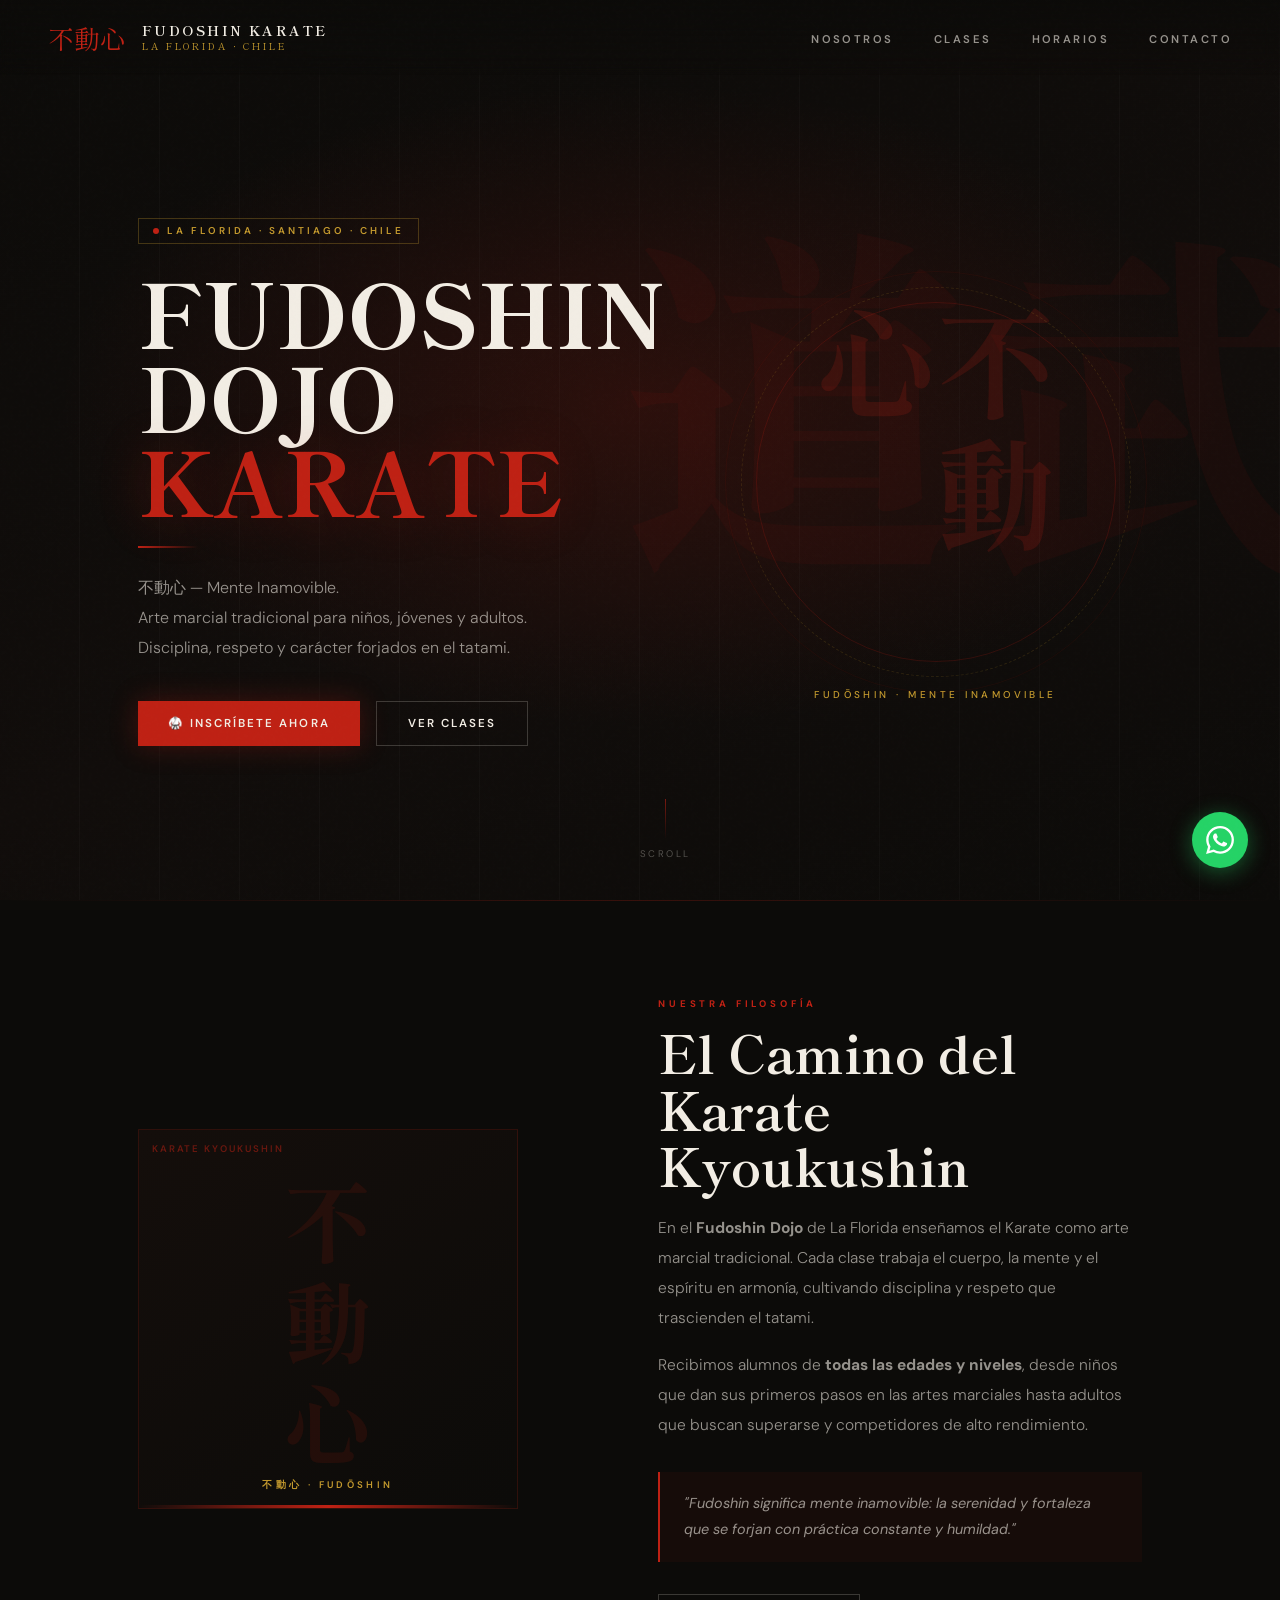
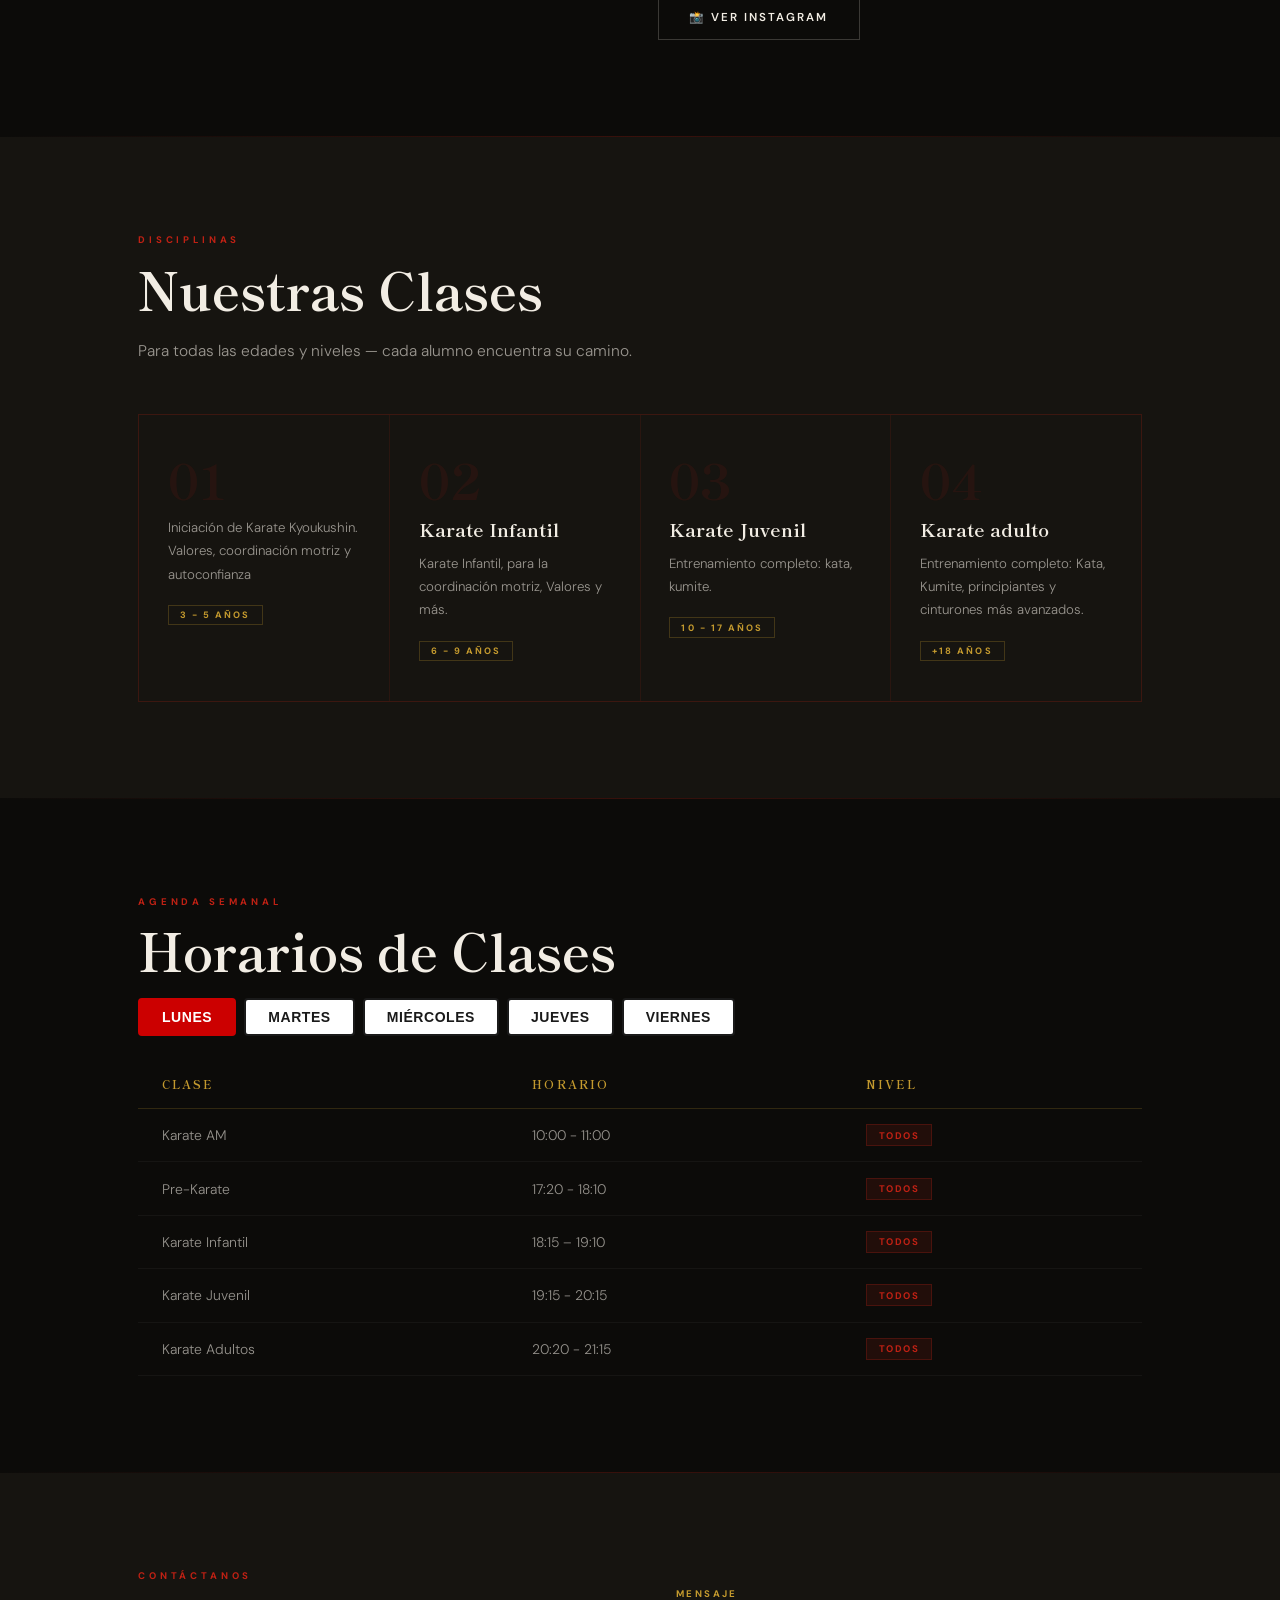
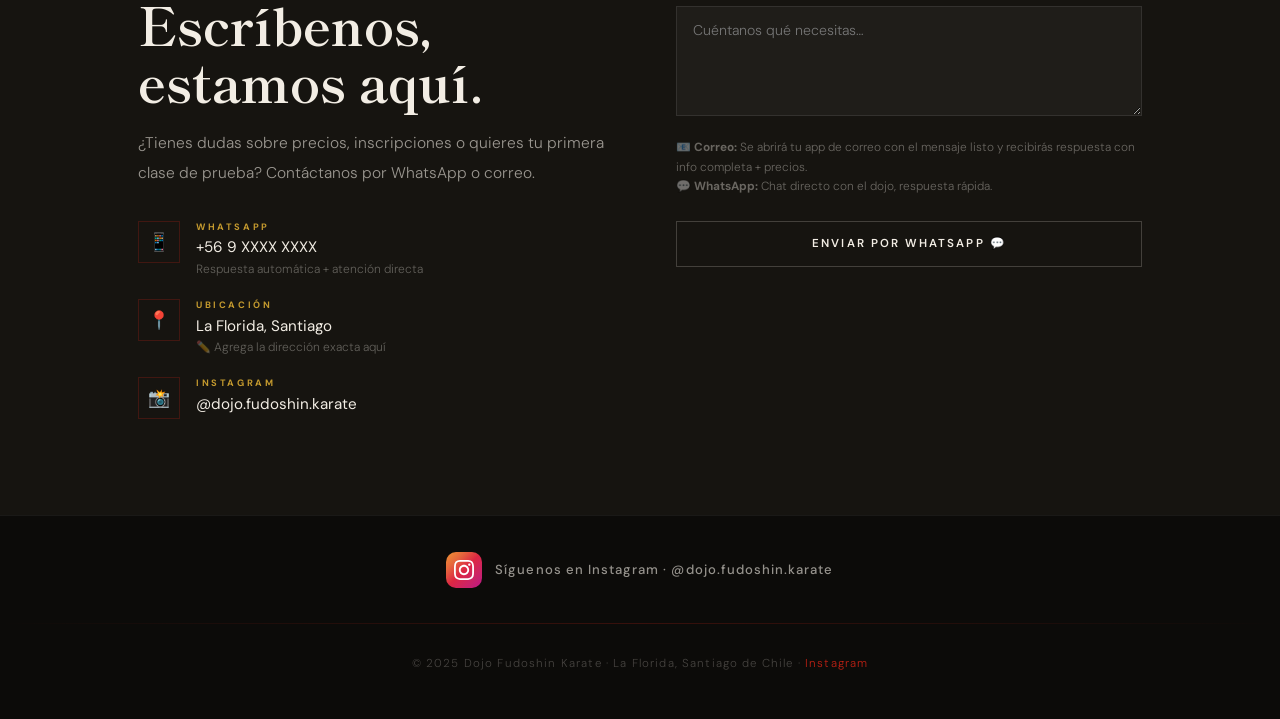
<file: index.html>
<!DOCTYPE html>
<html lang="es">

<head>
    <meta charset="UTF-8">
    <meta name="viewport" content="width=device-width, initial-scale=1.0">
    <title>Dojo Fudoshin Karate · La Florida, Chile</title>
    <link
        href="https://fonts.googleapis.com/css2?family=Shippori+Mincho:wght@400;700;800&family=DM+Sans:wght@300;400;500;600&display=swap"
        rel="stylesheet">
    <link rel="stylesheet" href="static/css/style.css">
    <style>
       
    </style>
</head>

<body>

    <!-- ✏️ REEMPLAZA 56912345678 con tu número real (código país + número, sin espacios ni +) -->
    <a class="wa-btn"
        href="https://wa.me/56935743544?text=Hola%21%20Vi%20la%20p%C3%A1gina%20del%20Dojo%20Fudoshin%20Karate%20y%20me%20interesa%20saber%20m%C3%A1s%20%F0%9F%A5%8B"
        target="_blank" rel="noopener" title="Escribir por WhatsApp">
        <svg viewBox="0 0 24 24">
            <path
                d="M17.472 14.382c-.297-.149-1.758-.867-2.03-.967-.273-.099-.471-.148-.67.15-.197.297-.767.966-.94 1.164-.173.199-.347.223-.644.075-.297-.15-1.255-.463-2.39-1.475-.883-.788-1.48-1.761-1.653-2.059-.173-.297-.018-.458.13-.606.134-.133.298-.347.446-.52.149-.174.198-.298.298-.497.099-.198.05-.371-.025-.52-.075-.149-.669-1.612-.916-2.207-.242-.579-.487-.5-.669-.51-.173-.008-.371-.01-.57-.01-.198 0-.52.074-.792.372-.272.297-1.04 1.016-1.04 2.479 0 1.462 1.065 2.875 1.213 3.074.149.198 2.096 3.2 5.077 4.487.709.306 1.262.489 1.694.625.712.227 1.36.195 1.871.118.571-.085 1.758-.719 2.006-1.413.248-.694.248-1.289.173-1.413-.074-.124-.272-.198-.57-.347m-5.421 7.403h-.004a9.87 9.87 0 01-5.031-1.378l-.361-.214-3.741.982.998-3.648-.235-.374a9.86 9.86 0 01-1.51-5.26c.001-5.45 4.436-9.884 9.888-9.884 2.64 0 5.122 1.03 6.988 2.898a9.825 9.825 0 012.893 6.994c-.003 5.45-4.437 9.884-9.885 9.884m8.413-18.297A11.815 11.815 0 0012.05 0C5.495 0 .16 5.335.157 11.892c0 2.096.547 4.142 1.588 5.945L.057 24l6.305-1.654a11.882 11.882 0 005.683 1.448h.005c6.554 0 11.89-5.335 11.893-11.893a11.821 11.821 0 00-3.48-8.413z" />
        </svg>
    </a>

    <div id="toast"></div>

    <!-- NAV -->
    <nav>
        <a class="nav-brand" href="#">
            <span class="nav-kanji">不動心</span>
            <div class="nav-name">
                Fudoshin Karate
                <small>La Florida · Chile</small>
            </div>
        </a>
        <ul class="nav-links">
            <li><a href="#nosotros">Nosotros</a></li>
            <li><a href="#clases">Clases</a></li>
            <li><a href="#horarios">Horarios</a></li>
            <li><a
                    href="https://wa.me/56935743544?text=Hola%21%20Vi%20la%20p%C3%A1gina%20del%20Dojo%20Fudoshin%20Karate%20y%20me%20interesa%20saber%20m%C3%A1s%20%F0%9F%A5%8B">Contacto</a>
            </li>
        </ul>
    </nav>

    <!-- HERO -->
    <section class="hero">
        <div class="hero-bg"></div>
        <div class="hero-brushstroke">武道</div>
        <div class="hero-content">
            <div class="hero-left">
                <div class="hero-badge">La Florida · Santiago · Chile</div>
                <h1>
                    FUDOSHIN<br>DOJO
                    <em>KARATE</em>
                </h1>
                <div class="hero-rule"></div>
                <p class="hero-sub">
                    不動心 — Mente Inamovible.<br>
                    Arte marcial tradicional para niños, jóvenes y adultos.
                    Disciplina, respeto y carácter forjados en el tatami.
                </p>
                <div class="hero-actions">
                    <a class="btn btn-red"
                        href="https://wa.me/56912345678?text=Hola%21%20Quiero%20inscribirme%20en%20el%20Dojo%20Fudoshin%20Karate%20%F0%9F%A5%8B"
                        target="_blank">🥋 Inscríbete Ahora</a>
                    <a class="btn btn-ghost" href="#clases">Ver Clases</a>
                </div>
            </div>
            <div class="hero-visual">
                <div class="hero-circle">
                    <div class="hero-kanji-main">不動心</div>
                    <span class="hero-kanji-label">Fudōshin · Mente Inamovible</span>
                </div>
            </div>
        </div>
        <div class="scroll-hint">
            <span></span>
            Scroll
        </div>
    </section>

    <div class="divider"></div>

    <!-- NOSOTROS -->
    <div id="nosotros">
        <div class="s-wrap">
            <div class="nosotros-grid">
                <div class="nosotros-art reveal">
                    <div class="art-corner">Karate Kyoukushin</div>
                    <span class="art-tag">不動心 · Fudōshin</span>
                </div>
                <div class="nosotros-text reveal">
                    <span class="s-label">Nuestra Filosofía</span>
                    <h2 class="s-title">El Camino del<br>Karate Kyoukushin</h2>
                    <p class="s-body">
                        En el <strong>Fudoshin Dojo</strong> de La Florida enseñamos el Karate como arte marcial
                        tradicional.
                        Cada clase trabaja el cuerpo, la mente y el espíritu en armonía, cultivando disciplina
                        y respeto que trascienden el tatami.
                    </p>
                    <p class="s-body" style="margin-top:1rem;">
                        Recibimos alumnos de <strong>todas las edades y niveles</strong>, desde niños que dan
                        sus primeros pasos en las artes marciales hasta adultos que buscan superarse y competidores de
                        alto rendimiento.
                    </p>
                    <div class="highlight-text">
                        "Fudoshin significa mente inamovible: la serenidad y fortaleza que se forjan con práctica
                        constante y humildad."
                    </div>
                    <div style="margin-top:2rem;">
                        <a class="btn btn-ghost" href="https://www.instagram.com/dojo.fudoshin.karate"
                            target="_blank">📸 Ver Instagram</a>
                    </div>
                </div>
            </div>
        </div>
    </div>

    <div class="divider"></div>

    <!-- CLASES -->
    <div class="clases-section" id="clases">
        <div class="s-wrap">
            <span class="s-label reveal">Disciplinas</span>
            <h2 class="s-title reveal">Nuestras Clases</h2>
            <p class="s-body reveal">Para todas las edades y niveles — cada alumno encuentra su camino.</p>
            <div class="clases-grid reveal">
                <div class="clase-card">
                    <div class="clase-num">01</div>
                    <div class="clase-title"><Pre-Karate></Pre-Karate></div>
                    <div class="clase-desc">Iniciación de Karate Kyoukushin. Valores, coordinación motriz y
                        autoconfianza</div>
                    <span class="clase-tag">3 - 5 años</span>
                </div>
                <div class="clase-card">
                    <div class="clase-num">02</div>
                    <div class="clase-title">Karate Infantil</div>
                    <div class="clase-desc">Karate Infantil, para la coordinación motriz, Valores y más.</div>
                    <span class="clase-tag">6 - 9 años</span>
                </div>
                <div class="clase-card">
                    <div class="clase-num">03</div>
                    <div class="clase-title">Karate Juvenil</div>
                    <div class="clase-desc">Entrenamiento completo: kata, kumite.</div>
                    <span class="clase-tag">10 - 17 años</span>
                </div>
                <div class="clase-card">
                    <div class="clase-num">04</div>
                    <div class="clase-title">Karate adulto</div>
                    <div class="clase-desc">Entrenamiento completo: Kata, Kumite, principiantes y cinturones más
                        avanzados.</div>
                    <span class="clase-tag">+18 años</span>
                </div>
            </div>
        </div>
    </div>

    <div class="divider"></div>
    <!-- HORARIOS -->
    <div id="horarios">
        <div class="s-wrap">
            <span class="s-label reveal">Agenda Semanal</span>
            <h2 class="s-title reveal">Horarios de Clases</h2>

            <!-- Botones de días -->
            <div class="day-tabs reveal">
                <button onclick="setDay('Lunes')" id="btn-Lunes" class="day-btn active">Lunes</button>
                <button onclick="setDay('Martes')" id="btn-Martes" class="day-btn">Martes</button>
                <button onclick="setDay('Miércoles')" id="btn-Miércoles" class="day-btn">Miércoles</button>
                <button onclick="setDay('Jueves')" id="btn-Jueves" class="day-btn">Jueves</button>
                <button onclick="setDay('Viernes')" id="btn-Viernes" class="day-btn">Viernes</button>
            </div>

            <!-- Tabla de horarios -->
            <div id="schedule-container" class="reveal">
                <table class="sched-table">
                    <thead>
                        <tr>
                            <th>Clase</th>
                            <th>Horario</th>
                            <th>Nivel</th>
                        </tr>
                    </thead>
                    <tbody id="schedule-body"></tbody>
                </table>
            </div>

            <!-- Mensaje sin clases -->
            <div id="empty-msg" style="display:none;">
                No hay clases programadas para este día.
            </div>

        </div>
    </div>

    <div class="divider"></div>

    <!-- CONTACTO -->
    <div class="contact-section" id="contacto">
        <div class="s-wrap">
            <div class="contact-grid">
                <!-- Info -->
                <div class="reveal">
                    <span class="s-label">Contáctanos</span>
                    <h2 class="s-title">Escríbenos,<br>estamos aquí.</h2>
                    <p class="s-body">¿Tienes dudas sobre precios, inscripciones o quieres tu primera clase de prueba?
                        Contáctanos por WhatsApp o correo.</p>
                    <div class="info-list">
                        <div class="info-item">
                            <div class="info-icon">📱</div>
                            <div>
                                <div class="info-lbl">WhatsApp</div>
                                <!-- ✏️ REEMPLAZA el número -->
                                <div class="info-val"><a
                                        href="https://wa.me/56912345678?text=Hola%21%20Me%20interesa%20el%20Dojo%20Fudoshin%20%F0%9F%A5%8B"
                                        target="_blank">+56 9 XXXX XXXX</a></div>
                                <div class="info-sub">Respuesta automática + atención directa</div>
                            </div>
                        </div>
                        <div class="info-item">
                            <div class="info-icon">📍</div>
                            <div>
                                <div class="info-lbl">Ubicación</div>
                                <!-- ✏️ REEMPLAZA con tu dirección -->
                                <div class="info-val">La Florida, Santiago</div>
                                <div class="info-sub">✏️ Agrega la dirección exacta aquí</div>
                            </div>
                        </div>
                        <div class="info-item">
                            <div class="info-icon">📸</div>
                            <div>
                                <div class="info-lbl">Instagram</div>
                                <div class="info-val"><a href="https://www.instagram.com/dojo.fudoshin.karate"
                                        target="_blank">@dojo.fudoshin.karate</a></div>
                            </div>
                        </div>
                    </div>
                </div>

                <!-- Formulario -->
                <div class="reveal">
                    <div class="form-wrap">
                        <div class="f-row">
                        </div>
                        <div class="f-group">
                            <label>Mensaje</label>
                            <textarea id="fMsg" placeholder="Cuéntanos qué necesitas…"></textarea>
                        </div>
                        <p class="f-note">
                            📧 <strong>Correo:</strong> Se abrirá tu app de correo con el mensaje listo y recibirás
                            respuesta con info completa + precios.<br>
                            💬 <strong>WhatsApp:</strong> Chat directo con el dojo, respuesta rápida.
                        </p>
                        <div class="form-btns">
                            <button class="btn btn-ghost" onclick="submitWA()"
                                style="justify-content:center;width:100%;">Enviar por WhatsApp 💬</button>
                        </div>
                    </div>
                </div>
            </div>
        </div>
    </div>

    <!-- INSTAGRAM STRIP -->
    <div class="ig-strip">
        <a class="ig-link" href="https://www.instagram.com/dojo.fudoshin.karate" target="_blank" rel="noopener">
            <div class="ig-icon">
                <svg viewBox="0 0 24 24">
                    <path
                        d="M12 2.163c3.204 0 3.584.012 4.85.07 3.252.148 4.771 1.691 4.919 4.919.058 1.265.069 1.645.069 4.849 0 3.205-.012 3.584-.069 4.849-.149 3.225-1.664 4.771-4.919 4.919-1.266.058-1.644.07-4.85.07-3.204 0-3.584-.012-4.849-.07-3.26-.149-4.771-1.699-4.919-4.92-.058-1.265-.07-1.644-.07-4.849 0-3.204.013-3.583.07-4.849.149-3.227 1.664-4.771 4.919-4.919 1.266-.057 1.645-.069 4.849-.069zm0-2.163c-3.259 0-3.667.014-4.947.072-4.358.2-6.78 2.618-6.98 6.98-.059 1.281-.073 1.689-.073 4.948 0 3.259.014 3.668.072 4.948.2 4.358 2.618 6.78 6.98 6.98 1.281.058 1.689.072 4.948.072 3.259 0 3.668-.014 4.948-.072 4.354-.2 6.782-2.618 6.979-6.98.059-1.28.073-1.689.073-4.948 0-3.259-.014-3.667-.072-4.947-.196-4.354-2.617-6.78-6.979-6.98-1.281-.059-1.69-.073-4.949-.073zm0 5.838c-3.403 0-6.162 2.759-6.162 6.162s2.759 6.163 6.162 6.163 6.162-2.759 6.162-6.163c0-3.403-2.759-6.162-6.162-6.162zm0 10.162c-2.209 0-4-1.79-4-4 0-2.209 1.791-4 4-4s4 1.791 4 4c0 2.21-1.791 4-4 4zm6.406-11.845c-.796 0-1.441.645-1.441 1.44s.645 1.44 1.441 1.44c.795 0 1.439-.645 1.439-1.44s-.644-1.44-1.439-1.44z" />
                </svg>
            </div>
            Síguenos en Instagram · @dojo.fudoshin.karate
        </a>
    </div>

    <div class="divider"></div>

    <footer>
        <p>© 2025 Dojo Fudoshin Karate · La Florida, Santiago de Chile ·
            <a href="https://www.instagram.com/dojo.fudoshin.karate" target="_blank">Instagram</a>
        </p>
    </footer>
    
    <script src="static/js/script.js"></script>
</body>

</html>
</file>
<file: static/css/style.css>
:root {
    --ink: #0c0b09;
    --ink2: #161410;
    --ink3: #1e1b16;
    --paper: #f2ede4;
    --paper-dim: rgba(242, 237, 228, 0.6);
    --red: #bf2114;
    --red2: #8c1710;
    --red-glow: rgba(191, 33, 20, 0.28);
    --gold: #c49a2e;
    --gold-dim: rgba(196, 154, 46, 0.12);
    --wa: #25D366;
}

*,
*::before,
*::after {
    margin: 0;
    padding: 0;
    box-sizing: border-box;
}

html {
    scroll-behavior: smooth;
}

body {
    background: var(--ink);
    color: var(--paper);
    font-family: 'DM Sans', sans-serif;
    overflow-x: hidden;
}

/* Grain overlay */
body::before {
    content: '';
    position: fixed;
    inset: 0;
    background-image: url("data:image/svg+xml,%3Csvg viewBox='0 0 256 256' xmlns='http://www.w3.org/2000/svg'%3E%3Cfilter id='n'%3E%3CfeTurbulence type='fractalNoise' baseFrequency='0.9' numOctaves='4' stitchTiles='stitch'/%3E%3C/filter%3E%3Crect width='100%25' height='100%25' filter='url(%23n)' opacity='0.035'/%3E%3C/svg%3E");
    pointer-events: none;
    z-index: 9000;
    opacity: .35;
}

/* NAV */
nav {
    position: fixed;
    top: 0;
    left: 0;
    right: 0;
    z-index: 800;
    display: flex;
    align-items: center;
    justify-content: space-between;
    padding: 1.4rem 3rem;
    background: linear-gradient(180deg, rgba(12, 11, 9, .97) 0%, transparent 100%);
    backdrop-filter: blur(10px);
}

.nav-brand {
    display: flex;
    align-items: center;
    gap: 1rem;
    text-decoration: none;
}

.nav-kanji {
    font-family: 'Shippori Mincho', serif;
    font-size: 1.6rem;
    color: var(--red);
    line-height: 1;
}

.nav-name {
    font-family: 'Shippori Mincho', serif;
    font-size: .85rem;
    font-weight: 700;
    letter-spacing: .18em;
    text-transform: uppercase;
    color: var(--paper);
    line-height: 1.3;
}

.nav-name small {
    display: block;
    font-size: .6rem;
    letter-spacing: .3em;
    color: var(--gold);
    font-weight: 400;
}

.nav-links {
    display: flex;
    gap: 2.5rem;
    list-style: none;
}

.nav-links a {
    font-size: .7rem;
    font-weight: 600;
    letter-spacing: .22em;
    text-transform: uppercase;
    color: var(--paper-dim);
    text-decoration: none;
    transition: color .2s;
}

.nav-links a:hover {
    color: var(--red);
}

@media(max-width:640px) {
    .nav-links {
        display: none;
    }

    nav {
        padding: 1.2rem 1.5rem;
    }
}

/* HERO */
.hero {
    position: relative;
    min-height: 100vh;
    display: flex;
    align-items: center;
    justify-content: center;
    overflow: hidden;
}

.hero-bg {
    position: absolute;
    inset: 0;
    background:
        radial-gradient(ellipse 70% 55% at 50% 45%, rgba(191, 33, 20, .16) 0%, transparent 65%),
        linear-gradient(160deg, #0c0b09 0%, #110d0b 60%, #0c0b09 100%);
}

.hero-bg::after {
    content: '';
    position: absolute;
    inset: 0;
    background-image: repeating-linear-gradient(90deg, transparent, transparent 79px, rgba(255, 255, 255, .018) 79px, rgba(255, 255, 255, .018) 80px);
}

.hero-brushstroke {
    position: absolute;
    right: -4%;
    top: 50%;
    transform: translateY(-50%);
    font-family: 'Shippori Mincho', serif;
    font-size: clamp(200px, 28vw, 380px);
    font-weight: 800;
    color: rgba(191, 33, 20, .055);
    writing-mode: vertical-rl;
    letter-spacing: .05em;
    user-select: none;
    pointer-events: none;
    line-height: 1;
}

.hero-content {
    position: relative;
    z-index: 2;
    display: grid;
    grid-template-columns: 1fr 1fr;
    align-items: center;
    gap: 4rem;
    max-width: 1100px;
    padding: 8rem 3rem 4rem;
    width: 100%;
}

@media(max-width:768px) {
    .hero-content {
        grid-template-columns: 1fr;
        gap: 2.5rem;
        padding: 7rem 1.5rem 3rem;
    }

    .hero-visual {
        display: none;
    }
}

.hero-left {
    animation: fadeUp .9s ease both;
}

@keyframes fadeUp {
    from {
        opacity: 0;
        transform: translateY(28px);
    }

    to {
        opacity: 1;
        transform: none;
    }
}

.hero-badge {
    display: inline-flex;
    align-items: center;
    gap: .5rem;
    border: 1px solid rgba(196, 154, 46, .3);
    padding: .35rem .9rem;
    font-size: .62rem;
    font-weight: 600;
    letter-spacing: .3em;
    text-transform: uppercase;
    color: var(--gold);
    margin-bottom: 1.6rem;
    animation: fadeUp .9s .05s ease both;
}

.hero-badge::before {
    content: '';
    width: 6px;
    height: 6px;
    background: var(--red);
    border-radius: 50%;
    animation: blink 1.5s infinite;
}

@keyframes blink {

    0%,
    100% {
        opacity: 1;
    }

    50% {
        opacity: .2;
    }
}

h1 {
    font-family: 'Shippori Mincho', serif;
    font-size: clamp(3rem, 7vw, 5.5rem);
    font-weight: 800;
    line-height: .95;
    animation: fadeUp .9s .1s ease both;
}

h1 em {
    display: block;
    font-style: normal;
    color: var(--red);
    text-shadow: 0 0 50px var(--red-glow);
}

.hero-rule {
    width: 60px;
    height: 2px;
    background: linear-gradient(90deg, var(--red), transparent);
    margin: 1.6rem 0;
    animation: fadeUp .9s .15s ease both;
}

.hero-sub {
    font-size: clamp(.85rem, 1.5vw, 1rem);
    font-weight: 300;
    line-height: 1.85;
    color: var(--paper-dim);
    max-width: 440px;
    animation: fadeUp .9s .2s ease both;
}

.hero-actions {
    display: flex;
    gap: 1rem;
    flex-wrap: wrap;
    margin-top: 2.4rem;
    animation: fadeUp .9s .25s ease both;
}

.btn {
    display: inline-flex;
    align-items: center;
    gap: .6rem;
    padding: .9rem 1.9rem;
    font-family: 'DM Sans', sans-serif;
    font-size: .72rem;
    font-weight: 600;
    letter-spacing: .18em;
    text-transform: uppercase;
    text-decoration: none;
    border: none;
    cursor: pointer;
    transition: all .25s ease;
    position: relative;
    overflow: hidden;
}

.btn::after {
    content: '';
    position: absolute;
    inset: 0;
    background: rgba(255, 255, 255, .06);
    transform: translateX(-105%);
    transition: transform .3s ease;
}

.btn:hover::after {
    transform: translateX(0);
}

.btn-red {
    background: var(--red);
    color: var(--paper);
    box-shadow: 0 0 28px var(--red-glow);
}

.btn-red:hover {
    background: var(--red2);
    box-shadow: 0 0 44px rgba(191, 33, 20, .55);
    transform: translateY(-2px);
}

.btn-ghost {
    background: transparent;
    color: var(--paper);
    border: 1px solid rgba(242, 237, 228, .2);
}

.btn-ghost:hover {
    border-color: var(--gold);
    color: var(--gold);
    transform: translateY(-2px);
}

/* Hero visual */
.hero-visual {
    position: relative;
    display: flex;
    align-items: center;
    justify-content: center;
    animation: fadeUp .9s .3s ease both;
}

.hero-circle {
    width: 360px;
    height: 360px;
    border-radius: 50%;
    border: 1px solid rgba(191, 33, 20, .2);
    display: flex;
    align-items: center;
    justify-content: center;
    position: relative;
}

.hero-circle::before {
    content: '';
    position: absolute;
    inset: -16px;
    border-radius: 50%;
    border: 1px dashed rgba(196, 154, 46, .15);
    animation: spin 30s linear infinite;
}

@keyframes spin {
    to {
        transform: rotate(360deg);
    }
}

.hero-circle::after {
    content: '';
    position: absolute;
    inset: -32px;
    border-radius: 50%;
    border: 1px solid rgba(191, 33, 20, .07);
}

.hero-kanji-main {
    font-family: 'Shippori Mincho', serif;
    font-size: 7.5rem;
    font-weight: 800;
    color: rgba(191, 33, 20, .18);
    writing-mode: vertical-rl;
    letter-spacing: .1em;
    line-height: 1;
}

.hero-kanji-label {
    position: absolute;
    bottom: -2.5rem;
    font-size: .62rem;
    letter-spacing: .35em;
    text-transform: uppercase;
    color: var(--gold);
    font-weight: 500;
}

/* Scroll hint */
.scroll-hint {
    position: absolute;
    bottom: 2.5rem;
    left: 50%;
    transform: translateX(-50%);
    display: flex;
    flex-direction: column;
    align-items: center;
    gap: .5rem;
    font-size: .6rem;
    letter-spacing: .25em;
    text-transform: uppercase;
    color: rgba(242, 237, 228, .3);
    animation: fadeUp 1s .5s ease both;
}

.scroll-hint span {
    width: 1px;
    height: 40px;
    background: linear-gradient(180deg, rgba(191, 33, 20, .6), transparent);
    animation: drip 1.8s ease-in-out infinite;
}

@keyframes drip {

    0%,
    100% {
        transform: scaleY(0);
        transform-origin: top;
    }

    50% {
        transform: scaleY(1);
        transform-origin: top;
    }
}

/* SECTIONS */
.s-wrap {
    max-width: 1100px;
    margin: 0 auto;
    padding: 6rem 3rem;
}

@media(max-width:640px) {
    .s-wrap {
        padding: 4rem 1.5rem;
    }
}

.s-label {
    display: block;
    font-size: .6rem;
    font-weight: 700;
    letter-spacing: .4em;
    text-transform: uppercase;
    color: var(--red);
    margin-bottom: .9rem;
}

.s-title {
    font-family: 'Shippori Mincho', serif;
    font-size: clamp(1.9rem, 4vw, 3.2rem);
    font-weight: 700;
    line-height: 1.1;
    margin-bottom: 1.2rem;
}

.s-body {
    font-size: .97rem;
    font-weight: 300;
    line-height: 1.95;
    color: var(--paper-dim);
    max-width: 660px;
}

.divider {
    width: 100%;
    height: 1px;
    background: linear-gradient(90deg, transparent, rgba(191, 33, 20, .25), transparent);
}

/* NOSOTROS */
.nosotros-grid {
    display: grid;
    grid-template-columns: 1fr 1.1fr;
    gap: 5rem;
    align-items: center;
}

@media(max-width:768px) {
    .nosotros-grid {
        grid-template-columns: 1fr;
        gap: 2.5rem;
    }
}

.nosotros-art {
    position: relative;
    aspect-ratio: 1;
    max-width: 380px;
    border: 1px solid rgba(191, 33, 20, .18);
    display: flex;
    align-items: center;
    justify-content: center;
    background: linear-gradient(145deg, #140e0b, #0c0b09);
    overflow: hidden;
}

.nosotros-art::before {
    content: '不\A動\A心';
    white-space: pre;
    font-family: 'Shippori Mincho', serif;
    font-size: 5.5rem;
    font-weight: 800;
    color: rgba(191, 33, 20, .12);
    line-height: 1.15;
    text-align: center;
}

.nosotros-art::after {
    content: '';
    position: absolute;
    bottom: 0;
    left: 0;
    right: 0;
    height: 3px;
    background: linear-gradient(90deg, transparent, var(--red), transparent);
}

.art-tag {
    position: absolute;
    bottom: 1rem;
    left: 0;
    right: 0;
    text-align: center;
    font-size: .6rem;
    letter-spacing: .35em;
    text-transform: uppercase;
    color: var(--gold);
    font-weight: 600;
}

.art-corner {
    position: absolute;
    top: .8rem;
    left: .8rem;
    font-size: .6rem;
    letter-spacing: .2em;
    text-transform: uppercase;
    color: rgba(191, 33, 20, .5);
    font-weight: 600;
}

.highlight-text {
    margin-top: 2rem;
    padding: 1.2rem 1.5rem;
    border-left: 2px solid var(--red);
    background: rgba(191, 33, 20, .06);
    font-size: .9rem;
    font-weight: 400;
    line-height: 1.8;
    color: var(--paper-dim);
    font-style: italic;
}

/* CLASES */
.clases-section {
    background: var(--ink2);
}

.clases-grid {
    display: grid;
    grid-template-columns: repeat(auto-fit, minmax(210px, 1fr));
    gap: 1px;
    background: rgba(191, 33, 20, .12);
    border: 1px solid rgba(191, 33, 20, .12);
    margin-top: 3rem;
}

.clase-card {
    background: var(--ink2);
    padding: 2.5rem 1.8rem;
    position: relative;
    overflow: hidden;
    transition: background .3s;
}

.clase-card:hover {
    background: var(--ink3);
}

.clase-card::after {
    content: '';
    position: absolute;
    top: 0;
    left: 0;
    width: 2px;
    height: 0;
    background: var(--red);
    transition: height .4s ease;
}

.clase-card:hover::after {
    height: 100%;
}

.clase-num {
    font-family: 'Shippori Mincho', serif;
    font-size: 3rem;
    font-weight: 800;
    color: rgba(191, 33, 20, .1);
    line-height: 1;
    margin-bottom: .8rem;
}

.clase-title {
    font-family: 'Shippori Mincho', serif;
    font-size: 1.15rem;
    font-weight: 700;
    margin-bottom: .6rem;
}

.clase-desc {
    font-size: .83rem;
    font-weight: 300;
    line-height: 1.75;
    color: var(--paper-dim);
}

.clase-tag {
    display: inline-block;
    margin-top: 1.2rem;
    font-size: .58rem;
    font-weight: 700;
    letter-spacing: .22em;
    text-transform: uppercase;
    color: var(--gold);
    border: 1px solid rgba(196, 154, 46, .25);
    padding: .2rem .7rem;
}

/* HORARIOS */
.schedule-note {
    display: inline-flex;
    align-items: center;
    gap: .5rem;
    background: rgba(196, 154, 46, .08);
    border: 1px solid rgba(196, 154, 46, .2);
    padding: .5rem 1rem;
    font-size: .75rem;
    color: var(--gold);
    font-weight: 500;
    margin-bottom: 2rem;
}

.sched-table {
    width: 100%;
    border-collapse: collapse;
    font-size: .87rem;
}

.sched-table th {
    font-family: 'Shippori Mincho', serif;
    font-size: .72rem;
    letter-spacing: .18em;
    text-transform: uppercase;
    color: var(--gold);
    padding: 1rem 1.5rem;
    text-align: left;
    border-bottom: 1px solid rgba(196, 154, 46, .2);
}

.sched-table td {
    padding: .95rem 1.5rem;
    font-weight: 300;
    color: var(--paper-dim);
    border-bottom: 1px solid rgba(255, 255, 255, .04);
    transition: background .2s, color .2s;
}

.sched-table tr:hover td {
    background: rgba(191, 33, 20, .06);
    color: var(--paper);
}

.pill {
    display: inline-block;
    padding: .22rem .75rem;
    background: rgba(191, 33, 20, .12);
    border: 1px solid rgba(191, 33, 20, .25);
    font-size: .6rem;
    font-weight: 700;
    letter-spacing: .15em;
    text-transform: uppercase;
    color: var(--red);
}

@media(max-width:640px) {

    .sched-table th,
    .sched-table td {
        padding: .75rem .8rem;
    }

    .sched-table {
        font-size: .8rem;
    }
}

/* CONTACTO */
.contact-section {
    background: var(--ink2);
}

.contact-grid {
    display: grid;
    grid-template-columns: 1fr 1fr;
    gap: 4.5rem;
    align-items: start;
}

@media(max-width:768px) {
    .contact-grid {
        grid-template-columns: 1fr;
        gap: 2.5rem;
    }
}

.info-list {
    display: flex;
    flex-direction: column;
    gap: 1.4rem;
    margin-top: 2rem;
}

.info-item {
    display: flex;
    gap: 1rem;
    align-items: flex-start;
}

.info-icon {
    width: 42px;
    height: 42px;
    flex-shrink: 0;
    border: 1px solid rgba(191, 33, 20, .25);
    display: flex;
    align-items: center;
    justify-content: center;
    font-size: 1.1rem;
    color: var(--red);
    transition: border-color .2s, background .2s;
}

.info-item:hover .info-icon {
    border-color: var(--red);
    background: rgba(191, 33, 20, .08);
}

.info-lbl {
    font-size: .58rem;
    font-weight: 700;
    letter-spacing: .28em;
    text-transform: uppercase;
    color: var(--gold);
    margin-bottom: .3rem;
}

.info-val {
    font-size: .95rem;
    font-weight: 400;
    color: var(--paper);
}

.info-val a {
    color: var(--paper);
    text-decoration: none;
    transition: color .2s;
}

.info-val a:hover {
    color: var(--red);
}

.info-sub {
    font-size: .75rem;
    color: rgba(242, 237, 228, .35);
    margin-top: .2rem;
    font-weight: 300;
}

.form-wrap {
    display: flex;
    flex-direction: column;
    gap: 1.1rem;
}

.f-row {
    display: grid;
    grid-template-columns: 1fr 1fr;
    gap: 1rem;
}

@media(max-width:480px) {
    .f-row {
        grid-template-columns: 1fr;
    }
}

.f-group {
    display: flex;
    flex-direction: column;
    gap: .4rem;
}

.f-group label {
    font-size: .6rem;
    font-weight: 700;
    letter-spacing: .25em;
    text-transform: uppercase;
    color: var(--gold);
}

.f-group input,
.f-group textarea,
.f-group select {
    background: rgba(255, 255, 255, .04);
    border: 1px solid rgba(255, 255, 255, .09);
    padding: .85rem 1rem;
    color: var(--paper);
    font-family: 'DM Sans', sans-serif;
    font-size: .88rem;
    font-weight: 300;
    outline: none;
    transition: border-color .2s, background .2s;
    border-radius: 0;
}

.f-group input:focus,
.f-group textarea:focus,
.f-group select:focus {
    border-color: var(--red);
    background: rgba(191, 33, 20, .05);
}

.f-group select option {
    background: #1e1b16;
}

.f-group textarea {
    resize: vertical;
    min-height: 110px;
}

.f-note {
    font-size: .74rem;
    font-weight: 300;
    line-height: 1.65;
    color: rgba(242, 237, 228, .38);
    padding-top: .3rem;
}

.form-btns {
    display: flex;
    flex-direction: column;
    gap: .8rem;
    margin-top: .4rem;
}

/* INSTAGRAM STRIP */
.ig-strip {
    padding: 2.2rem 3rem;
    display: flex;
    align-items: center;
    justify-content: center;
    border-top: 1px solid rgba(255, 255, 255, .06);
    gap: 1rem;
}

.ig-link {
    display: inline-flex;
    align-items: center;
    gap: .8rem;
    text-decoration: none;
    font-size: .82rem;
    font-weight: 500;
    letter-spacing: .08em;
    color: var(--paper-dim);
    transition: color .2s;
}

.ig-link:hover {
    color: var(--paper);
}

.ig-icon {
    width: 36px;
    height: 36px;
    border-radius: 10px;
    background: linear-gradient(135deg, #f09433, #e6683c, #dc2743, #cc2366, #bc1888);
    display: flex;
    align-items: center;
    justify-content: center;
}

.ig-icon svg {
    width: 20px;
    height: 20px;
    fill: white;
}

/* FOOTER */
footer {
    text-align: center;
    padding: 2rem 2rem 3rem;
    font-size: .72rem;
    font-weight: 300;
    letter-spacing: .1em;
    color: rgba(242, 237, 228, .25);
}

footer a {
    color: var(--red);
    text-decoration: none;
}

/* WHATSAPP FLOAT */
.wa-btn {
    position: fixed;
    bottom: 2rem;
    right: 2rem;
    z-index: 700;
    width: 56px;
    height: 56px;
    border-radius: 50%;
    background: var(--wa);
    display: flex;
    align-items: center;
    justify-content: center;
    text-decoration: none;
    box-shadow: 0 4px 22px rgba(37, 211, 102, .4);
    transition: transform .3s, box-shadow .3s;
    animation: waPulse 2.5s ease-in-out infinite;
}

.wa-btn:hover {
    transform: scale(1.12);
    box-shadow: 0 6px 32px rgba(37, 211, 102, .65);
    animation: none;
}

.wa-btn svg {
    width: 28px;
    height: 28px;
    fill: white;
}

@keyframes waPulse {

    0%,
    100% {
        box-shadow: 0 4px 22px rgba(37, 211, 102, .4);
    }

    50% {
        box-shadow: 0 4px 32px rgba(37, 211, 102, .7);
    }
}

/* TOAST */
#toast {
    position: fixed;
    bottom: 6rem;
    right: 2rem;
    z-index: 9999;
    padding: 1rem 1.4rem;
    max-width: 280px;
    background: #0e1f12;
    border: 1px solid #25D366;
    color: #7de09a;
    font-size: .82rem;
    font-weight: 500;
    opacity: 0;
    transform: translateY(8px);
    transition: all .35s ease;
    pointer-events: none;
    line-height: 1.5;
}

#toast.show {
    opacity: 1;
    transform: none;
}

/* SCROLL REVEAL */
.reveal {
    opacity: 0;
    transform: translateY(22px);
    transition: opacity .7s ease, transform .7s ease;
}

.reveal.in {
    opacity: 1;
    transform: none;
}

.day-tabs {
    display: flex;
    flex-wrap: wrap;
    gap: 8px;
    margin-bottom: 1.5rem;
}

.day-btn {
    padding: 9px 22px;
    border-radius: 4px;
    font-size: 14px;
    font-weight: 600;
    cursor: pointer;
    border: 2px solid #1a1a1a;
    background: #ffffff;
    color: #1a1a1a;
    letter-spacing: 0.04em;
    text-transform: uppercase;
    transition: background 0.18s, color 0.18s, border-color 0.18s;
}

.day-btn:hover {
    background: #1a1a1a;
    color: #ffffff;
    border-color: #1a1a1a;
}

.day-btn.active {
    background: #cc0000;
    color: #ffffff;
    border-color: #cc0000;
}
</file>
